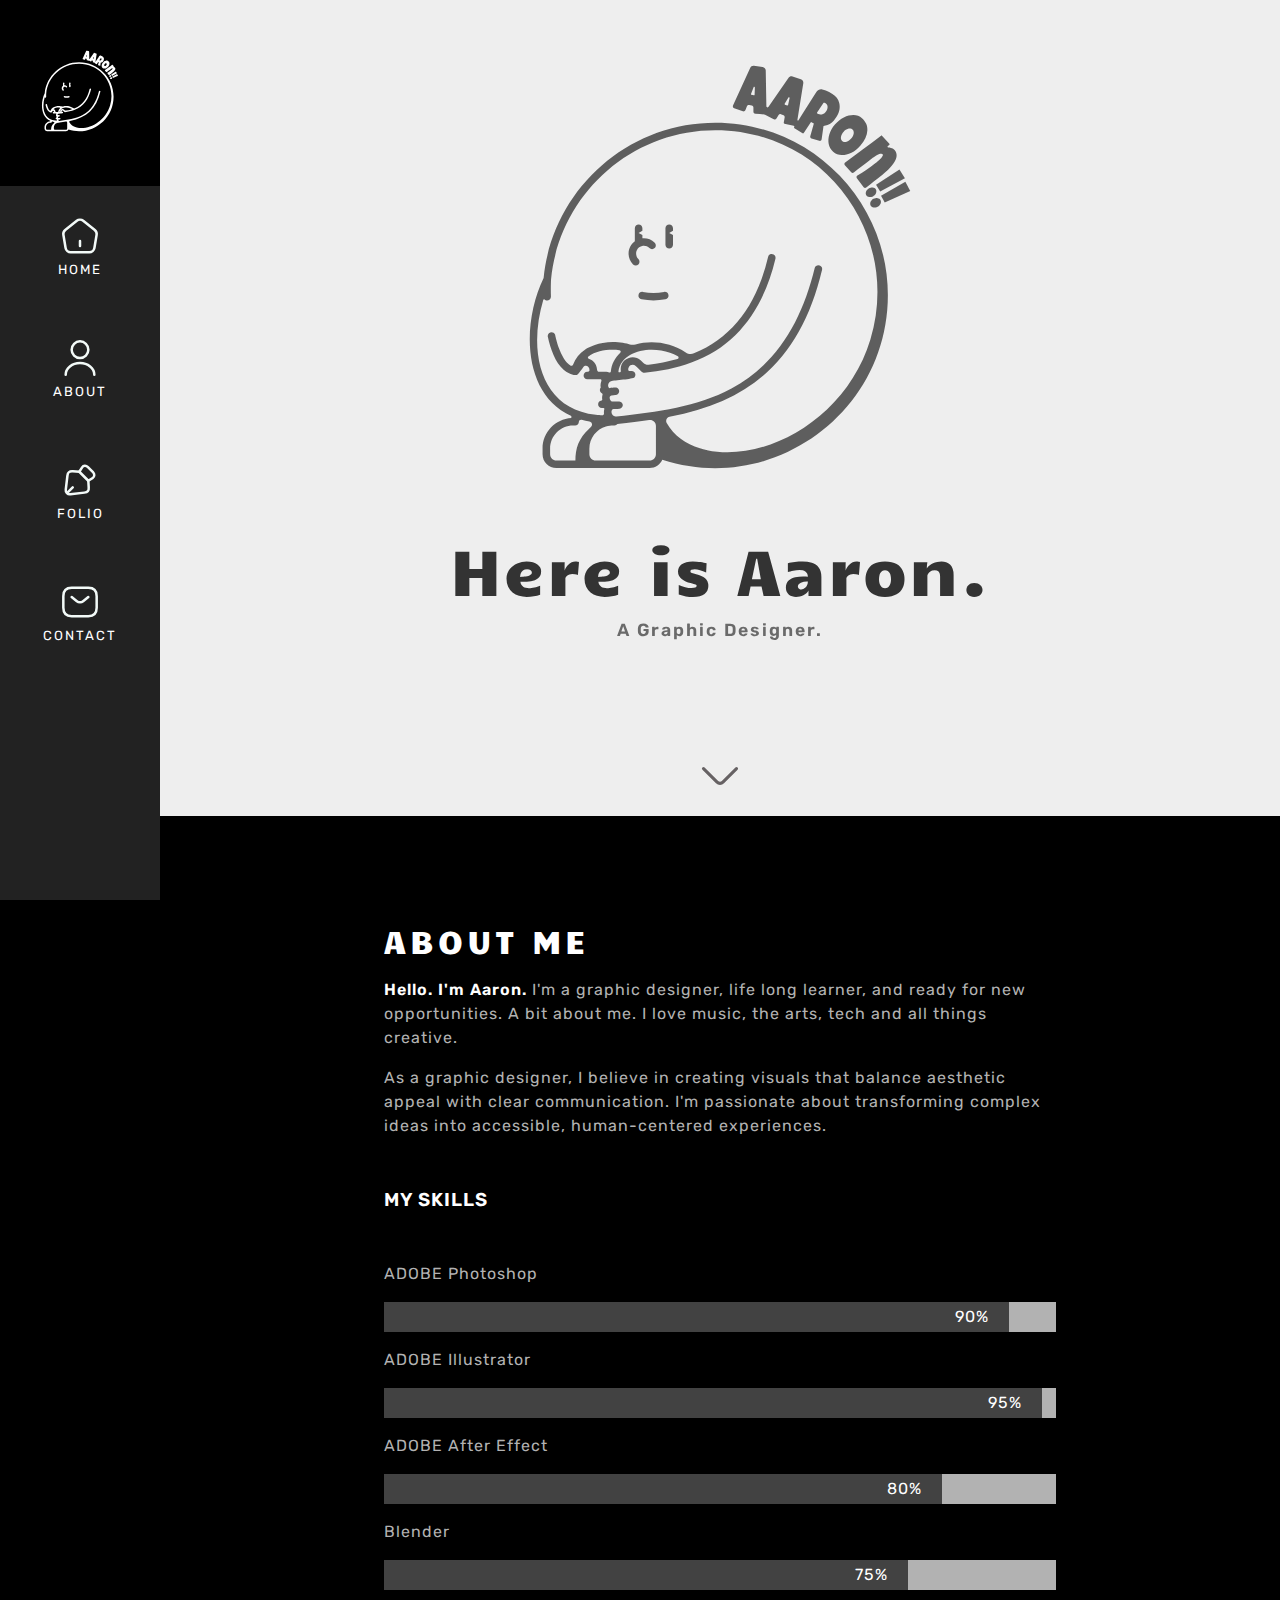
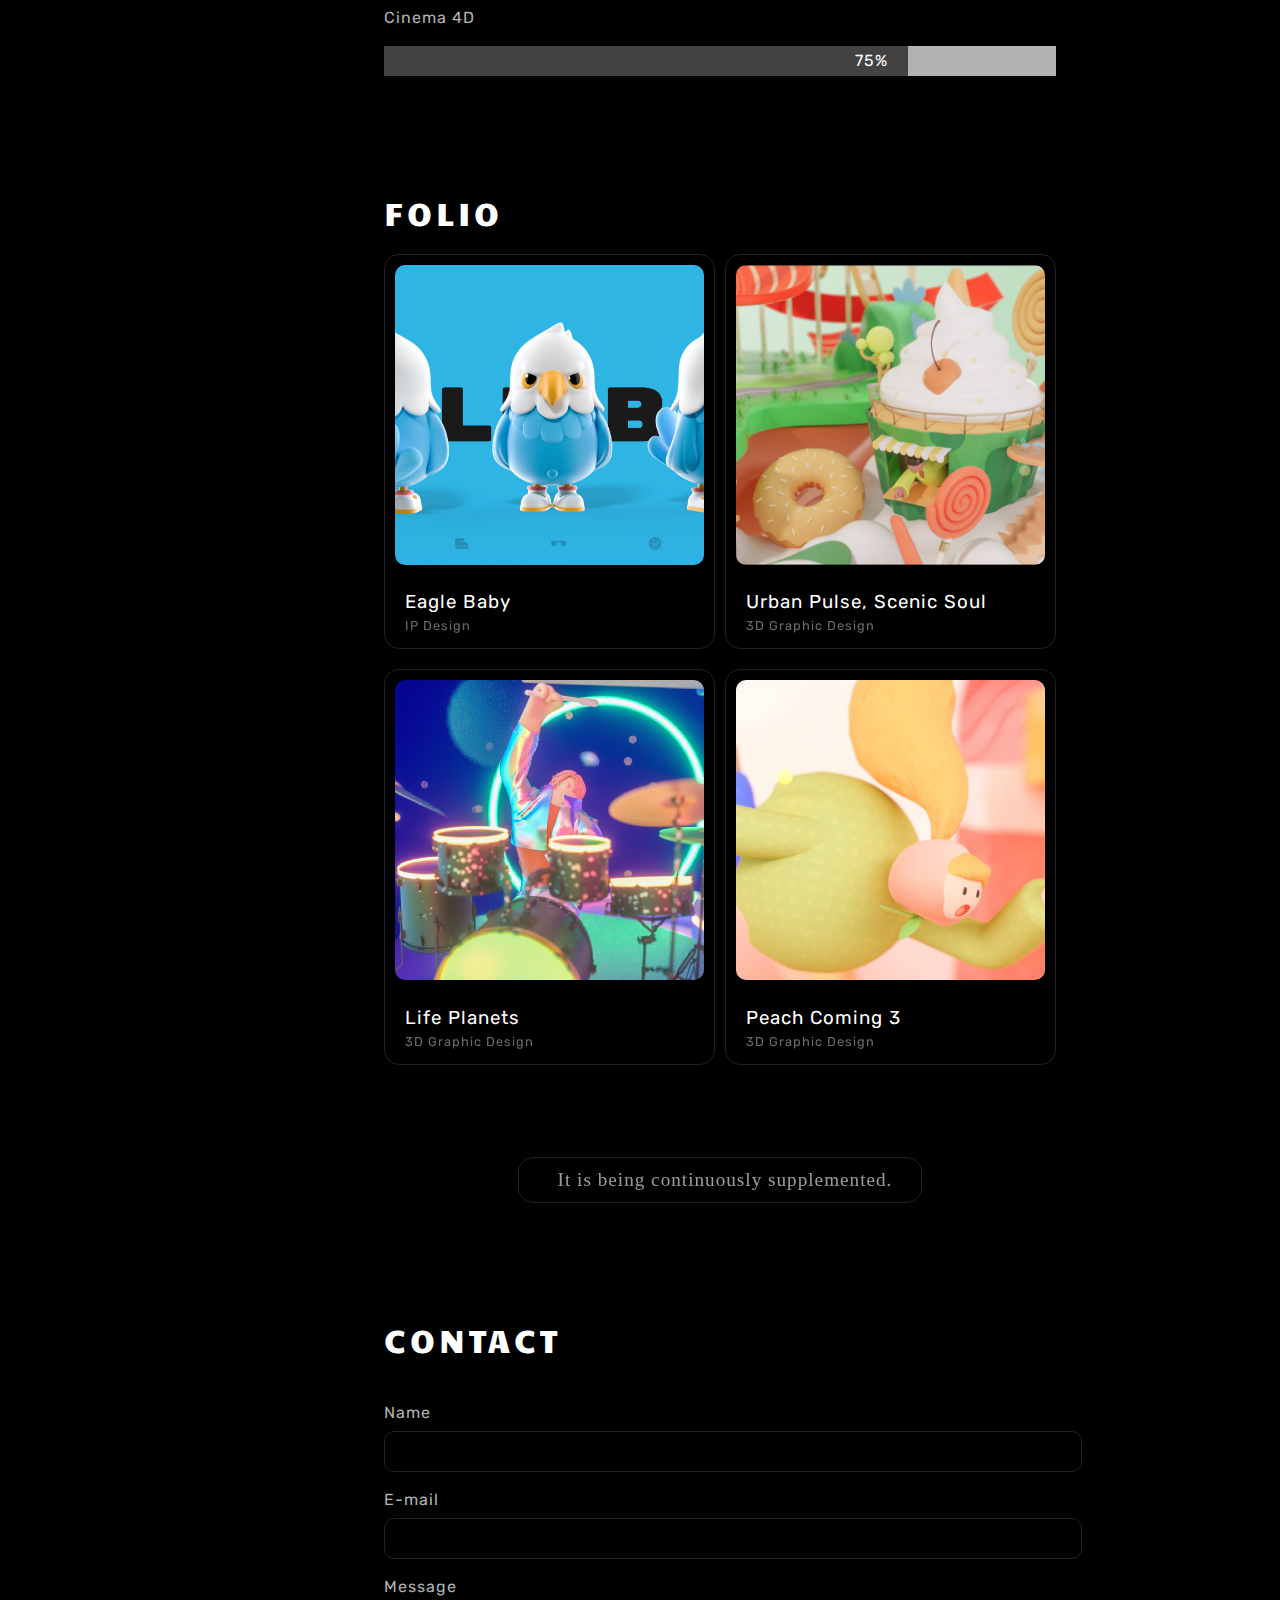
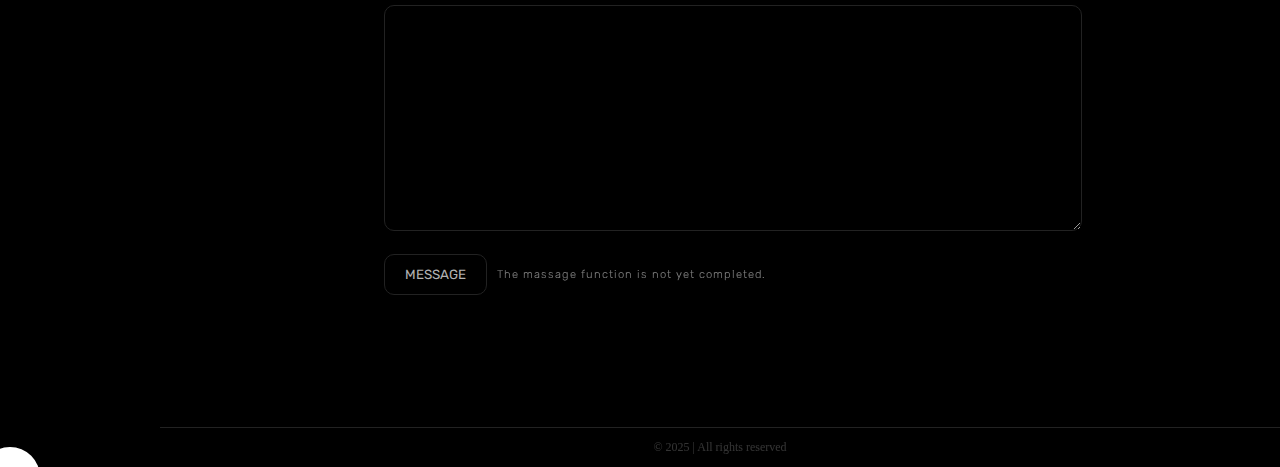
<file: index.html>
<!DOCTYPE html>
<html lang="eng">

<head>
    <meta charset="UTF-8">
    <title>Aaron's Work</title>
    <meta name="Portfolio" content="A Portfolio Website for Midterm.">
	
	<link rel="preconnect" href="https://fonts.googleapis.com">
    <link rel="preconnect" href="https://fonts.gstatic.com" crossorigin>
    <link href="https://fonts.googleapis.com/css2?family=Candal&family=Rubik:ital,wght@0,300..900;1,300..900&display=swap" rel="stylesheet">
	
    <link rel="stylesheet" href="style.css">

    <link rel="icon" href="img/title.svg" type="image">
</head>

<body>

    <aside>
        <nav>
			
			<a href="index.html">
			<img src="img/logo.svg" class="logo">
			</a>
			
            <a href="#home"><img class="icon" alt="home" src="img/home.svg"><p>Home</p></a>
            <a href="#about"><img class="icon" alt="about" src="img/about.svg"><p>About</p></a>
            <a href="#folio"><img class="icon" alt="folio" src="img/folio.svg"><p>Folio</p></a>
            <a href="#contact"><img class="icon" alt="contact" src="img/contact.svg"><p>Contact</p></a>
        </nav>
    </aside>

    <main>
        
        <header class="home" id="home">
			
			<img src="img/logo.svg" class="header-logo">
			
            <h1>Here is Aaron.</h1>
            <h5>A Graphic Designer.</h5>
			
			<img src="img/arrow.svg" class="arrow">
        </header>

        <div class="about" id="about">
          <h2>About me</h2>
            <p>
                <span>Hello. I'm Aaron.</span> I'm a graphic designer, life long learner, and ready for new opportunities. 
                A bit about me. I love music, the arts, tech and all things creative.
            </p>
            <p>
                As a graphic designer, I believe in creating visuals that balance aesthetic appeal with clear communication.
				I'm passionate about transforming complex ideas into accessible, human-centered experiences.
            </p>
			
			<h3>MY SKILLS</h3>
			
			<p>ADOBE Photoshop</p>
			<div class="container">
				<div class="skills ps">90%</div>
			</div>
			
			<p>ADOBE Illustrator</p>
			<div class="container">
				<div class="skills ai">95%</div>
			</div>
			
			<p>ADOBE After Effect</p>
			<div class="container">
				<div class="skills ae">80%</div>
			</div>
			
			<p>Blender</p>
			<div class="container">
				<div class="skills bl">75%</div>
			</div>
			
			<p>Cinema 4D</p>
			<div class="container">
				<div class="skills c4d">75%</div>
			</div>
			
        </div>

        <div class="folio" id="folio">
            
            <h2>Folio</h2>

            <div class="row">

                <div class="works">
                    <a href="folio-1.html">
					    <img src="img/封面3.jpg">
					</a>
                    <h3>Eagle Baby</h3>
                    <p>IP Design</p>
                </div>

                <div class="works">
                    <a href="folio-2.html">
					    <img src="img/资源 4.png">
					</a>
                    <h3>Urban Pulse, Scenic Soul</h3>
                    <p>3D Graphic Design</p>
                </div>

            </div>

            <div class="row">

                <div class="works">
                    <a href="folio-3.html">
					    <img src="img/Snipaste_2025-02-24_11-51-53.png">
					</a>
                    <h3>Life Planets</h3>
                    <p>3D Graphic Design</p>
                </div>

                <div class="works">
                    <a href="folio-4.html">
					    <img src="img/Snipaste_2025-02-24_11-57-34.png">
					</a>
                    <h3>Peach Coming 3</h3>
                    <p>3D Graphic Design</p>
                </div>

            </div>
			
			<br>
			<br>
			<br>
			
			<div class="supplement"><p>It is being continuously supplemented.</p></div>

        </div>

        <div class="contact" id="contact">
            <h2>Contact</h2>
			<div class="container">
			<form action="action_page.php">
				<label for="name">Name</label>
				<input type="text" id="name" name="name">
				<label for="email">E-mail</label>
				<input type="text" id="email" name="email">
				<label for="message">Message</label>
				<textarea id="message" name="message" style="height:200px"></textarea>
                <div class="submit-container">
				    <input type="submit" value="message">
                    <p class="notice">The massage function is not yet completed.</p>
                </div>
			</form>
		</div>
        </div>
		
		<footer>
		    <div class="bottom-bar">
		    	<p>&copy 2025 | All rights reserved</p>
		    </div>
		</footer>
		
    </main>

</body>

<div class="cursor"></div>
<script>
    const cursor = document.querySelector(".cursor");
    document.addEventListener("mousemove", (e) => {
        cursor.style.left=e.clientX+"px";
        cursor.style.top=e.clientY+"px";
    })

    const links = document.querySelectorAll('a,input[type="submit"]');

    links.forEach(link => {
        link.addEventListener('mouseenter', () => {
            cursor.classList.add('enlarge');
        });

        link.addEventListener('mouseleave', () => {
            cursor.classList.remove('enlarge');
        });
    });

    const seltext = document.querySelectorAll('input[type="text"],textarea');

    seltext.forEach(link => {
        link.addEventListener('mouseenter', () => {
            cursor.classList.add('triangle');
        });

        link.addEventListener('mouseleave', () => {
            cursor.classList.remove('triangle');
        });
    });
</script>

</html>
</file>
<file: style.css>
html {
	scroll-behavior: smooth;
	transform: all 0.5s ease-in-out;
}


body {
    margin: 0;
	padding: 0;
    background-color: #000000;
    color: #FFFFFF;
    cursor: none;
}

a {
	text-decoration: none;
    cursor: none;
}

img {
	width: 100%;
	max-width: 100%;
	object-fit: cover;
	transition: transform 0.3s ease-in-out;
}

aside {
    position: fixed;
	background-color: #222222;
	top: 0px;
	left: 0px;
	width: 160px;
	height: 100%;
	text-align: center;
	padding: 0;
	z-index: 1;
}

aside a {
	display: block;
	padding: 30px 0;
	color: #FFFFFF;
	text-transform: uppercase;
	font-size: 0.75em;
	letter-spacing: 2px;
	transition: all 0.35s;
}

aside p{
	margin: 1%;
	font-family: "Rubik", serif;
	font-size: 1.1em;
}

aside a:nth-child(1) {
	background-color: #333333;
}

aside a:hover {
	background: #000;
}

.icon {
	width: 40px;
	filter: invert();
	margin: 0;
	padding: 0;
}

.logo {
	width: 80px;
	padding-top: 20px;
	padding-bottom: 20px;
}

.go-top {
	position: absolute;
	margin: 0px;
	padding: 60px 70px 50px 70px;
	bottom: 0;
	left: 50%;
	transform: translateX(-50%);
}

.top-icon {
	transform: scale(1.3);
	filter: invert();
	margin: 0 0 5px 0;
	padding: 0;
}

main {
	max-width: 1920px;
	background-color: #000000;
	margin-left: 160px;
	padding: 0px 0px 0px 0px;
}

header {
	text-align: center;
	letter-spacing: 2px;
	padding-top: 5px;
	background-color: #EEEEEE;
	padding: 12px 50px 12px 50px;
	
}

header h1,h5,img {
	margin: 0;
	padding: 0;	
}

header h1 {
	font-weight: 400;
	font-size: 4em;
	letter-spacing: 2px;
	color: #333333;
	font-family: "Candal", serif;
	font-style: normal;
}

header h5 {
	font-size: 1.1em;
	letter-spacing: 2px;
	color: #333333;
	font-family: "Rubik", serif;
    font-optical-sizing: auto;
    font-weight: 600;
    font-style: normal;
	margin: 10px;
	padding-bottom: 100px;
	opacity: 0.7;
	
}

.header-logo {
	filter: invert();
	opacity: 0.6;
	width: 400px;
	margin: 50px;
}

.arrow {
	width: 50px;
	opacity: .6;
}

::selection{
	color: #FFFFFF;
	background-color: #009688;
}

/* =========== About =========== */

.about,
.folio,
.contact {
	line-height: 1.5em;
	letter-spacing: 1px;
	padding-top: 1px;
	padding: 12px 20% 12px 20%;
}

.about h2,
.folio h2,
.contact h2 {
	font-weight: 300;
	padding-bottom: 10px;
	margin: 100px 0 0 0;
	letter-spacing: 4px;
	text-transform: uppercase;
	font-family: "Candal", serif;
	font-size: 2em;
}

.about p {
	color: #B2B2B2;
	font-family: "Rubik", serif;
	font-weight: 400;
}

.about span {
	font-weight: 600;
	color: #FFFFFF;
	font-family: "Rubik", serif;
}

.about h3 {
	font-weight: 300;
	margin: 50px 0;
	font-family: "Rubik", serif;
	font-weight: 600;
}

.container {
	width: 100%;
	background-color: #b2b2b2;
}

.skills {
	text-align: right;
	padding-right: 20px;
	line-height: 30px;
	color: white;
	background-color: #424242;
	font-family: "Rubik", serif;
	font-weight: 400;
}

.ps {
	width: 90%;
}

.ai{
	width: 95%;
}

.ae {
	width: 80%;
}

.bl {
	width: 75%;
}

.c4d {
	width: 75%;
}

/* =========== Folio =========== */

.folio h3 {
	color: #FFFFFF;
	font-weight: 400;
	letter-spacing: 1px;
	margin-bottom: 0;
	margin-left: 10px;
}

.folio p {
	margin: 0;
	padding-bottom: 0px;
	font-size: 0.8em;
	opacity: .6;
	margin-left: 10px;
}

.row {
	display: flex;
	justify-content: space-between;
	margin: 20px 0;
	font-family: "Rubik", serif;
}

.row .works {
	width: 46%;
}

.works {
    border: 1px solid #222;
    color: #b2b2b2;
    padding: 10px;
    border-radius: 15px;
    display: grid;
}

.works img{
	border-radius: 10px;
	width: 100%;
	height: 300px;
	object-fit: cover;
}

.works img:hover {
	transform: scale(1.02);
}

.supplement {
	padding: 10px 20px;
	border: 1px solid #222;
	border-radius: 15px;
	background-color: transparent;
	font-size: 1.5em;
	font-weight: 200;
	text-align: center;
	margin-left: 20%;
	margin-right: 20%;
}

.supplement:hover {
	background-color: #333333;
	transition: all 0.5s ease-in-out;
	
}


/* =========== Contact =========== */

label {
	color: #b2b2b2;
	font-family: "Rubik", serif;
}

form input[type="text"],
select,
textarea {
	width: 100%;
	padding: 12px;
	border: none;
	border: 1px solid #222;
	background: transparent;
	margin-top: 6px;
	margin-bottom: 16px;
	resize: vertical;
	color: #b2b2b2;
	border-radius: 10px;
	cursor: none;
}

form input[type="text"]:focus,
textarea:focus {
	outline: none;
	border: 1px solid #009688;
}

input[type="submit"] {
	background-color: transparent;
	color: #b2b2b2;
	text-transform: uppercase;
	padding: 12px 20px;
	border: 1px solid #222;
	cursor: pointer;
	transition: all 0.35s;
	font-family: "Rubik", serif;
	border-radius: 10px;
	cursor: none;
}

input[type="submit"]:hover {
	background-color: #b2b2b2;
	color: #222;
}

.contact .container {
	margin-top: 20px;
	margin-bottom: 100px;
	background: transparent;
	padding: 20px 0;
}

.notice {
	font-family: "Rubik", serif;
	font-weight: 200;
	font-size: 0.7em;
	margin: 0;
	padding-left: 10px;
	opacity: 0.5;
}

.submit-container {
    display: flex;
    align-items: center;
}
/* =========== Folio-1 =========== */

.folio-1-header{
	background-color: #000000;
	margin-top: 8%
}

.folio-1-header h2 {
	font-family: "Candal", serif;
	font-size: 3em;
	padding: 0;
	margin: 0;
}

.folio-1-header h5 {
	padding-bottom: 50px;
	color: #666666;
}

.folio-1-header p {
	font-family: "Rubik", serif;
	font-size: .5em;
	color: #555555;
	text-align: center;
	line-height: 1.5;
	margin: 0 20% 10% 20%;
}

.folio-1 {
	width: 75%;
	display: block;
	padding: 0;
	margin: 0 auto;
}

/* =========== Footer =========== */

footer {
	border-top: 1px solid #222;
}

.bottom-bar {
	background: #000;
	font-size: 0.75em;
	text-align: center;
	opacity: 0.2;
}

/* =========== Mouse =========== */

.cursor {
	position: fixed;
	width: 20px;
	height: 20px;
	border-radius: 50%;
	background: #FFFFFF;
	transition: 0.05s;
	transform: translate(-50%,-50%);
	pointer-events: none;
	mix-blend-mode: difference;
	z-index: 2;
	transition: transform 0.1s ease-in-out;
}

.cursor.enlarge {
    transform: scale(3);
}

.cursor.triangle {
	border-radius: 0;
	width: 3px;
}
</file>
